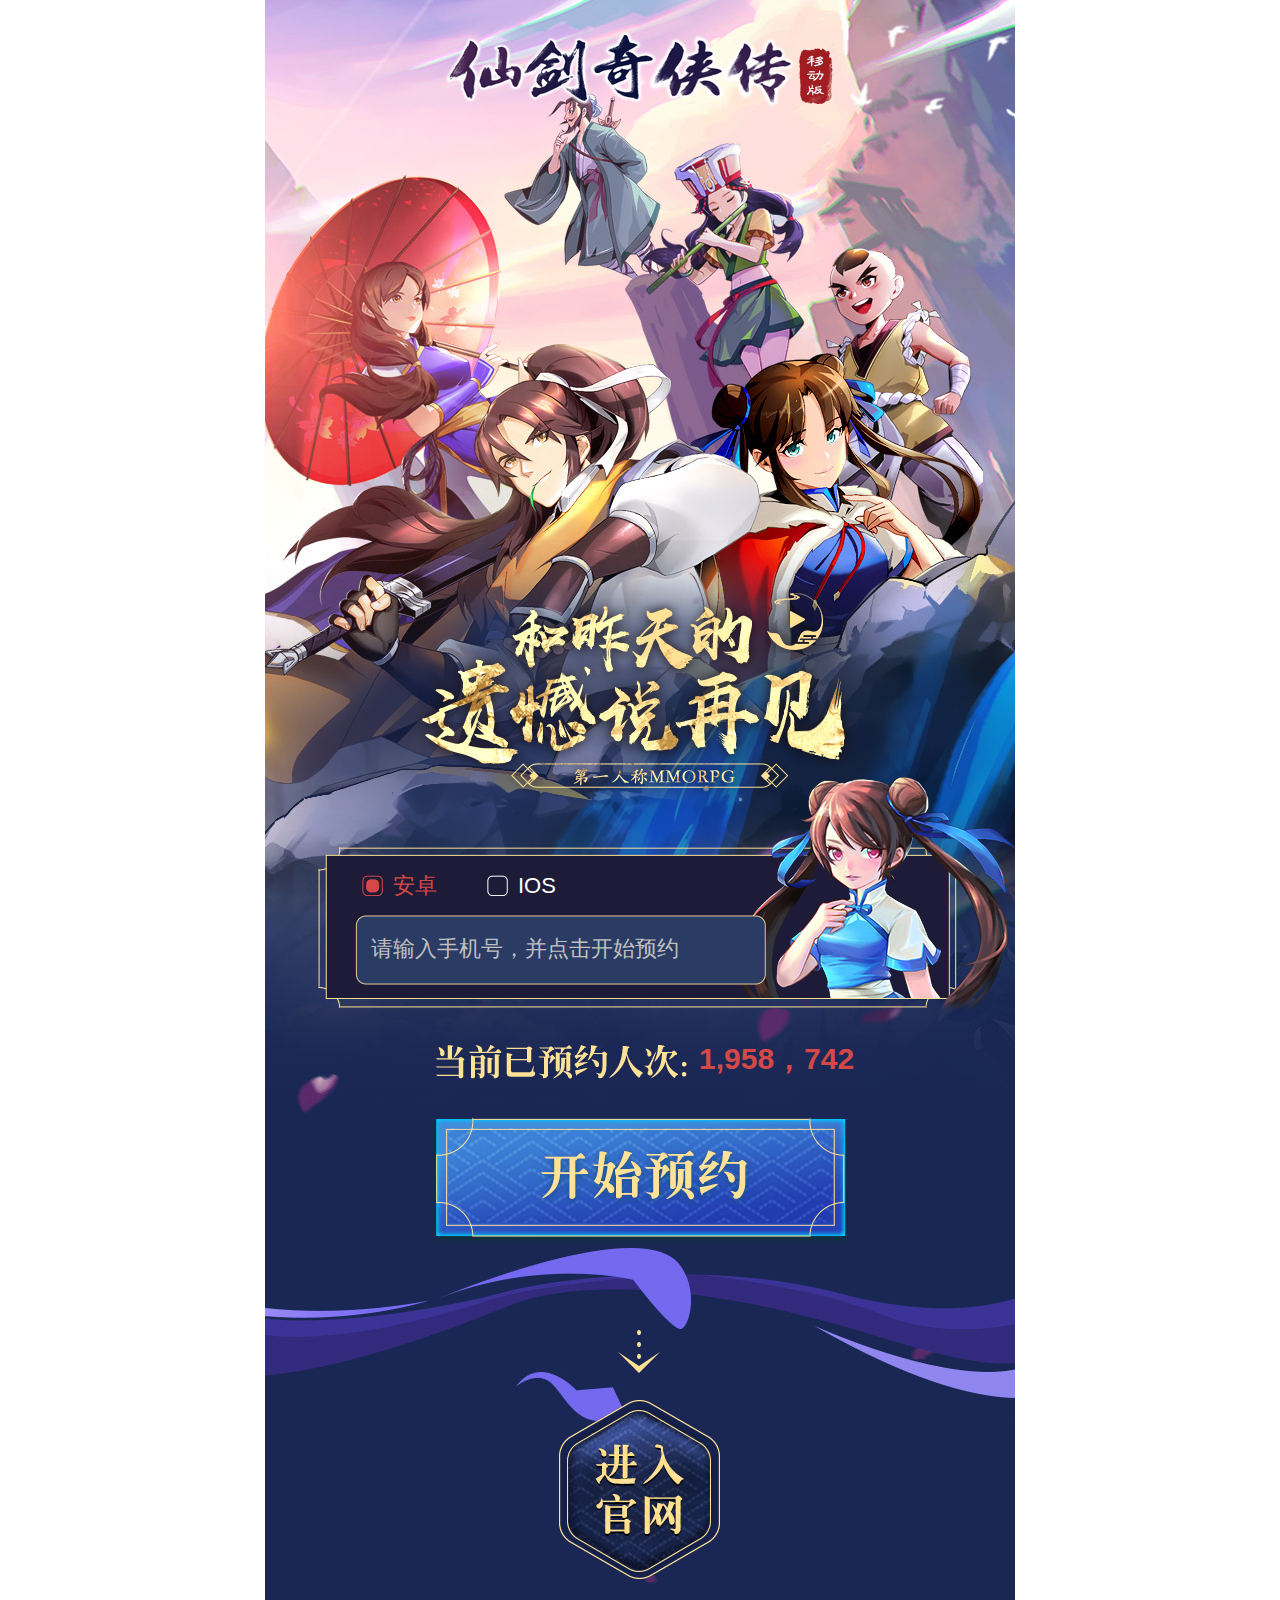
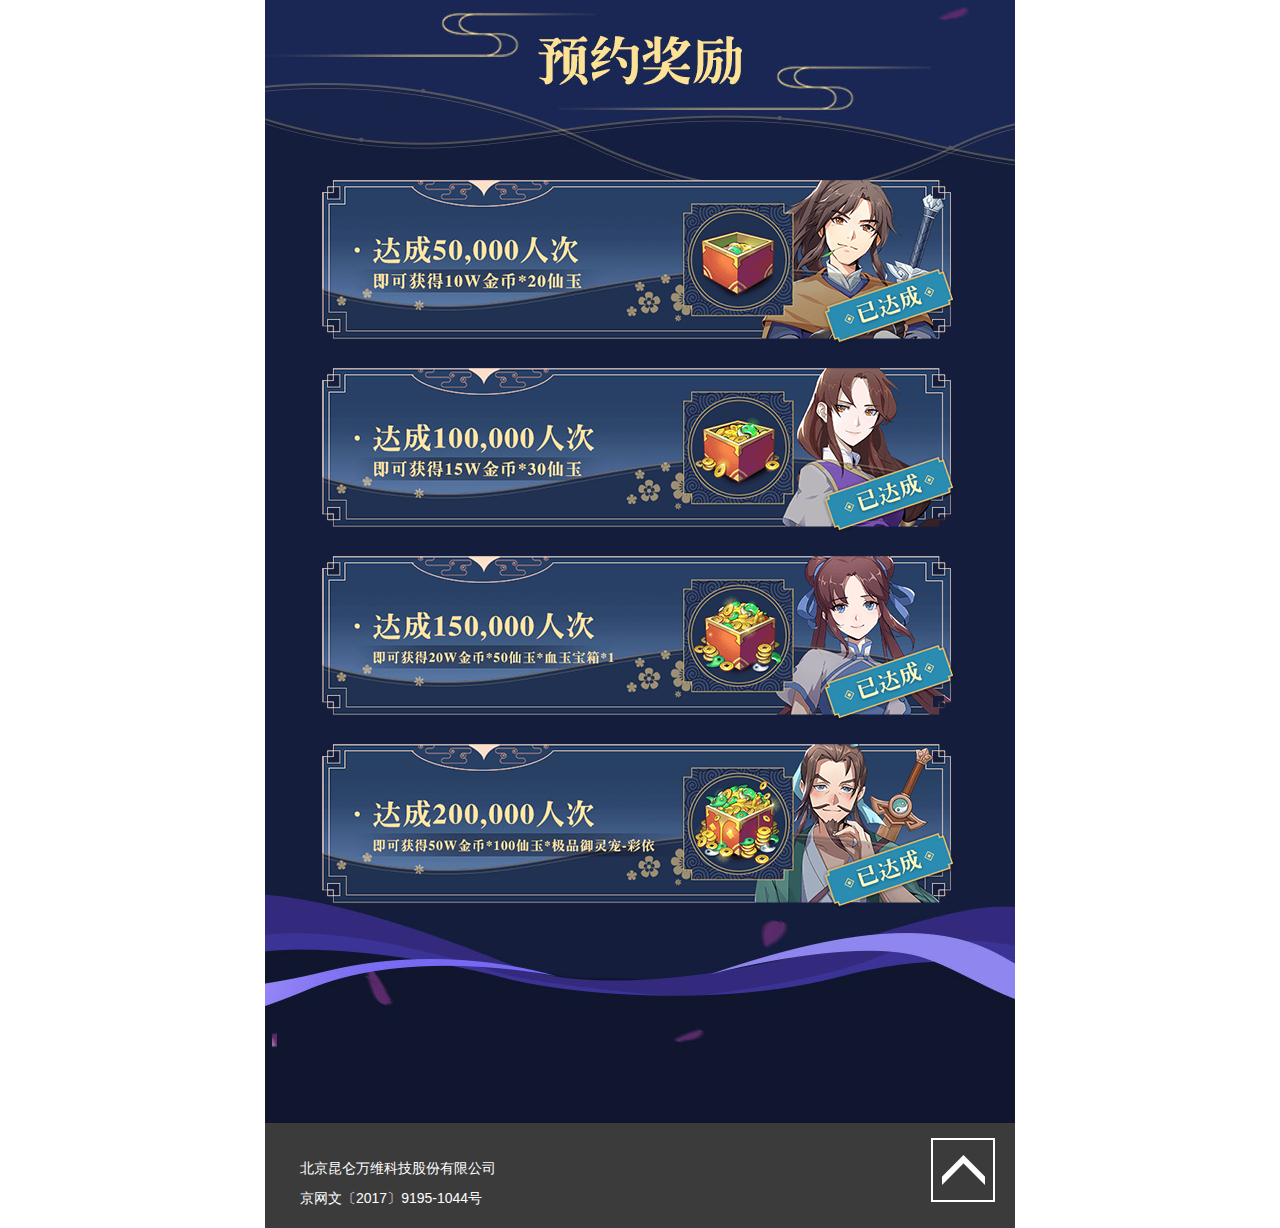
<file: index.html>
<!DOCTYPE html>
<html >
<head>
<meta charset="utf-8" />
<meta content="width=device-width, initial-scale=1.0, maximum-scale=1.0, user-scalable=0" name="viewport">
<meta content="telephone=no" name="format-detection" />
<meta content="email=no" name="format-detection" />
<title>仙剑奇侠传</title>
<meta name="Keywords" content=""/>
<meta name="description" content=""/>
<link href="css/main.css" rel="stylesheet" type="text/css">
<link href="css/animate.min.css" rel="stylesheet" type="text/css">

<script>
var _hmt = _hmt || [];
(function() {
  var hm = document.createElement("script");
  hm.src = "https://hm.baidu.com/hm.js?416e86cae34c1ed76d47cf9945e0d941";
  var s = document.getElementsByTagName("script")[0]; 
  s.parentNode.insertBefore(hm, s);
})();
</script>
</head>
<body id="section1">
	<div class="wrap">
    	<!--第一屏-->
        <div class="page_1"> 
        	<!--按钮-->
            <div class="mainShow cf">
        		<div class="logo  animated fadeInDown"><img src="images/cover_logo.png"></div>
                <div class="slo">
                    <a href="javascript:void(0)">
            			<div class="play" id="playbtn"><span></span></div>
            		</a> 
                </div>
                <div class="gunlun animated fadeInDown infinite"><img src="images/cover_gunlun.png"></div>
                <div class="websit"><a href="#" target="_blank"><img src="images/cover_index.png" ></a></div>
                <div class='yu_login'>
                    <div  class="people_number">1,958，742</div>
                    <div class="ma_download1">
                    <lable  class="one"><span class='input_style radio_bg'><input type="radio" name="hot" value="and"></span><strong>安卓</strong></lable>
                    <lable  class="one"><span class='input_style radio_bg'><input type="radio" name="hot" value="ios"  checked="checked"></span><strong>IOS</strong></lable>
                </div>
                    <div class="input1" >
                    <P ><input name="" type="text"  class="text_content1" value="请输入手机号，并点击开始预约"/></P>
                </div>
                    <div class="login_btn"><a href="#"><img src="images/cover_btn.png" ></a></div>
                </div>
            </div>
        </div>
 
        
        <!--第三屏-->
        <div class="page_3">
            <div class="mainShow cf">
                
            	<div class="dacheng_img">
                <div><img src="images/cover_dacheng_img1.png" ></div>
                <div><img src="images/cover_dacheng_img2.png" ></div>
                <div><img src="images/cover_dacheng_img3.png" ></div>
                <div><img src="images/cover_dacheng_img4.png" ></div> 
            </div>
            
            </div>
        </div>

        <div class="page_7">
            <div class="mainShow cf">
                <div class="footer_text">
                    <p>北京昆仑万维科技股份有限公司</p>
                    <p>京网文〔2017〕9195-1044号</p>
                </div>
            	<div class="footerright"><a href="#section1"><img src="images/btn_28.png" alt=""/></a></div>
            </div>
        </div>
        
</div>

<!--弹出-->
<div class="bg" id="bg"></div>
<div class="openbox" id="mp_play">
  <div class="closebtn" id="closebtn"></div>
  <div class="play_sp">
		<iframe  width="100%" height="100%" id="iframe" src="https://v.qq.com/txp/iframe/player.html?vid=x0760htp3kp" scrolling="no" border="0" frameborder="no" framespacing="0" allowfullscreen="true"> </iframe>
  </div>
</div>

<div class="openbox1" id="mp_play1">
  <div class="closebtn1" id="closebtn1"></div>
  <div class="play_sp1">
		<img src="images/ok1.png"  id="img1" />
  </div>
</div>
<script type="text/javascript" src="js/jquery.min.js"></script> 
<script type="text/javascript" src="js/index.js"></script>
<script text="type/javascript" src="js/input.js"></script>  
<script>
    function IsIos(){
        var userAgentInfo = navigator.userAgent;
        var Agents = new Array("iPhone", "iPad", "iPod");
        var flag = true;
        for (var v = 0; v < Agents.length; v++) {
            if (userAgentInfo.indexOf(Agents[v]) > 0) { flag = false; break; }
        }
        return flag;
    }

</script>
</body>
</html>
</file>
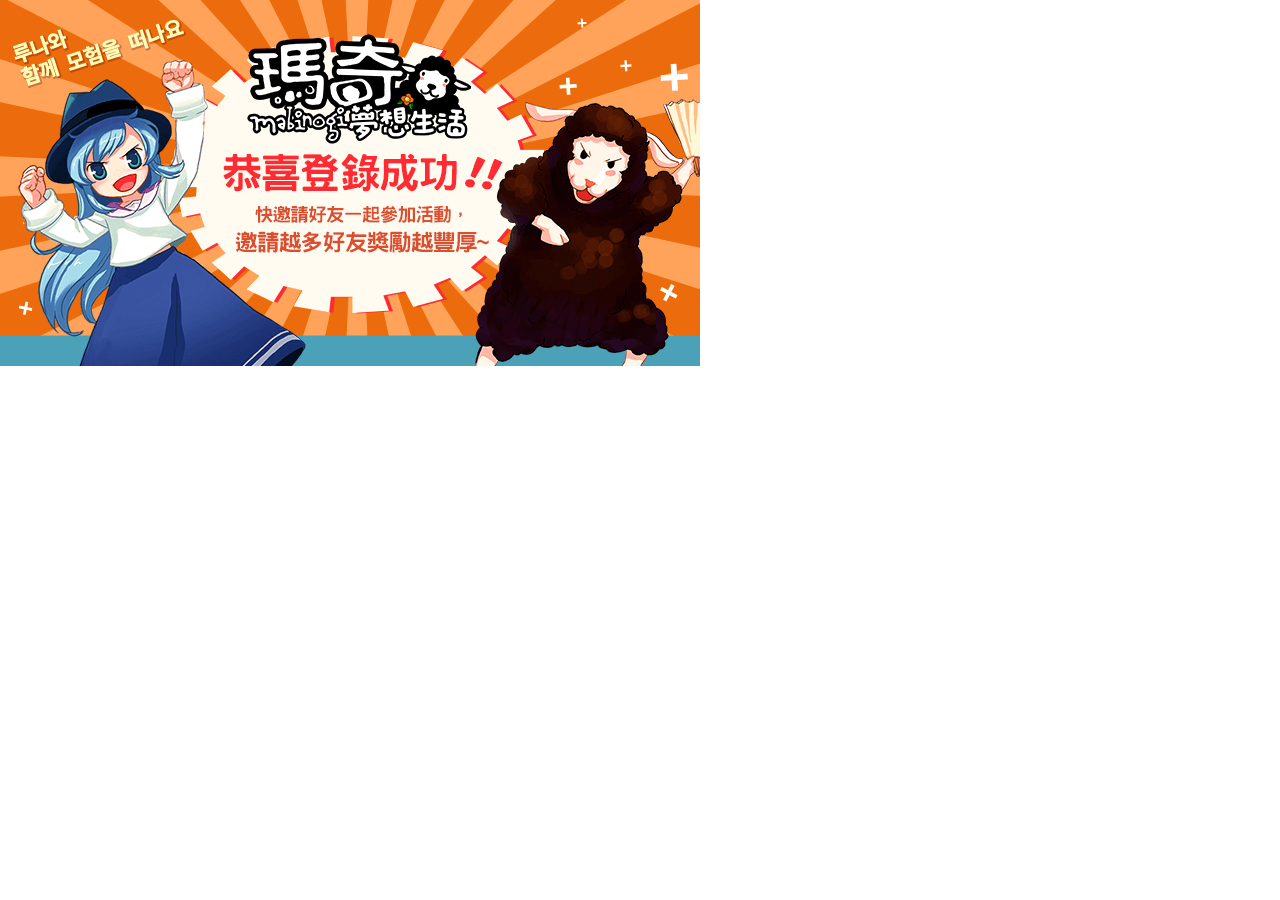
<file: result.html>
<!DOCTYPE html>
<html >
<head>
<meta charset="utf-8" />
<meta content="width=device-width, initial-scale=1.0, maximum-scale=1.0, user-scalable=0" name="viewport">
<meta content="telephone=no" name="format-detection" />
<meta content="email=no" name="format-detection" />
<title>仙剑奇侠传</title>
<meta name="Keywords" content=""/>
<meta name="description" content=""/>
<link href="css/main.css" rel="stylesheet" type="text/css">


<script>
var _hmt = _hmt || [];
(function() {
  var hm = document.createElement("script");
  hm.src = "https://hm.baidu.com/hm.js?416e86cae34c1ed76d47cf9945e0d941";
  var s = document.getElementsByTagName("script")[0]; 
  s.parentNode.insertBefore(hm, s);
})();
</script>

</head>

<body>
<img src="images/ok1.png"  class="img1" />

</body>
</html>
</file>
<file: css/main.css>
html,body,ul,ol,h1,h2,h3,h4,h5,h6,p,th,td,dl,dt,dd,form,input,textarea,select,.cf{margin:0;padding:0;}
body{font-size:.12rem; font-family: Helvetica, Microsoft YaHei, Tohoma, Arial;}
h1,h2,h3,h4,h5,h6,b{font-weight: normal;}
a{text-decoration:none;outline:none;}
li{list-style:none}
img{border:none;vertical-align:middle;}
html{overflow-x:hidden;overflow:-Scroll;overflow-x:hidden}
/*浮动清理*/
.cf:before,.cf:after{content:".";display:block;height:0;visibility:hidden}
.cf:after{clear:both}
.cf{zoom:1}
/*第一屏*/
.wrap{ margin:0 auto; width:7.5rem; position:relative;}

.mainShow{ width: 7.5rem; margin:0 auto;position:relative; }

.logo{width:3.94rem; height:0.9rem; position:absolute; left:50%; margin-left:-1.97rem; top:0.3rem;}
.logo img{width:3.94rem; height:0.9rem;}


@keyframes scaleA{
0%{opacity:0;-webkit-transform:scale(2,2);}
80%{-webkit-transform:scale(.9,.9);}
100%{opacity:1;-webkit-transform:scale(1,1);}
}
@-webkit-keyframes scaleA{
0%{opacity:0;-webkit-transform:scale(2,2);}
80%{-webkit-transform:scale(.9,.9);}
100%{opacity:1;-webkit-transform:scale(1,1);}
}
@-ms-keyframes scaleA{
0%{opacity:0;-ms-transform:scale(2,2);}
80%{-ms-transform:scale(.9,.9);}
100%{opacity:1;-ms-transform:scale(1,1);}
}
@-moz-keyframes scaleA{
0%{opacity:0;-moz-transform:scale(2,2);}
80%{-moz-transform:scale(.9,.9);}
100%{opacity:1;-moz-transform:scale(1,1);}
}
@-o-keyframes scaleA{
0%{opacity:0;-o-transform:scale(2,2);}
80%{-o-transform:scale(.9,.9);}
100%{opacity:1;-o-transform:scale(1,1);}
}



@-webkit-keyframes circle{0%{ transform:rotate(0deg); }100%{ transform:rotate(360deg); }}

.gunlun img{width:0.43rem; height:0.43rem;}

.websit img{width:1.64rem; height:1.84rem; }





.text_content1{width:3.78rem; height:0.67rem; line-height:0.67rem; background:none; font-size:0.22rem; color:#c1c0c0; float:left; border:none; overflow:hidden; text-align:left; }

.login_btn img{width:4.27rem; height:1.36rem;}

.ma_download1  lable.one{width:1.25rem; display:block; float:left;  }
input[type='radio']{
	width: 0.21rem;
	height: 0.21rem;
	vertical-align:middle;
	opacity: 0;color:#fff; margin-left:0.1rem;
}
.input_style{
	
	
	display: inline-block; color:#fff;  line-height:0.21rem; margin-right:0.1rem;
}
.ma_download1  strong{font-weight:500; height:0.21rem; line-height:0.21rem;}
.radio_bg{
	background:url(../images/cover_checkbox.png)  no-repeat; background-size: 100% 100%;width: 0.21rem;
	height: 0.21rem;
}

.radio_bg_check{
	background:url(../images/cover_checkbox_hover.png) no-repeat;background-size: 100% 100%;width: 0.21rem;
	height: 0.21rem;
}

.red{color:#d54848;}






.dacheng_img{position:absolute; left:0.5rem; top:1.6rem; width:6.43rem; }
.dacheng_img img{ width:6.43rem; height:1.73rem;}
.dacheng_img div{margin-bottom:0.15rem;}



.websit img,.login_btn img{overflow-x: hidden;overflow-y: hidden;  position: relative;z-index:1;transition-delay: 0s;transition-duration: 1s;transition-property: all; transition-timing-function: ease;
	/* Firefox 4 */
	-moz-transition-delay: 0s;
    -moz-transition-duration: 1s;  
    -moz-transition-property: all;
    -moz-transition-timing-function: ease;
	/* Safari 和 Chrome */
	-webkit-transition-delay: 0s;
    -webkit-transition-duration: 1s;
    -webkit-transition-property: all;
    -webkit-transition-timing-function: ease;
	/* Opera */
	-o-transition-delay: 0s;
    -o-transition-duration: 1s;
    -o-transition-property: all;
    -o-transition-timing-function: ease;
	}
.websit img:hover,.login_btn img:hover{transform: scale(1.1, 1.1);	
	-ms-transform:scale(1.1, 1.1); 	/* IE 9 */
	-moz-transform:scale(1.1, 1.1); 	/* Firefox */
	-webkit-transform:scale(1.1, 1.1); /* Safari 和 Chrome */
	-o-transform:scale(1.1, 1.1); 	/* Opera */}










#top-back{ position:fixed; bottom:0.5rem; right:0.5rem; width:0.5rem; height:0.35rem; color:#fff; background-color:#000; text-align:center; line-height:0.5rem; z-index:9;}
#top-back a{color:#fff;}





/*视频弹窗*/
.bg{display:none;width: 100%;height: 100%;position: fixed;left:0;top:0;z-index:500;background: #000;filter:alpha(opacity=50);-moz-opacity:0.5;  opacity: 0.5;}
.openbox{display:none;margin:-1.35rem 0 0 -3.2rem;width:6.4rem; height:3.2rem;position: fixed;z-index: 99999999;left:50%;top:50%;}
.closebtn{position: absolute;top:-.49rem;right:.2rem;height:.49rem;width: .48rem;cursor: pointer;z-index: 181;background: url(../images/xx_03.png) no-repeat;background-size: 100% 100%;}
.play_sp{ width:6rem; height:3.2rem; position:absolute;left:50%;top:50%;margin:-1.6rem 0 0 -3rem;}



.openbox1{display:none;margin:-1.35rem 0 0 -3.2rem;width:6.4rem; height:3.2rem;position: fixed;z-index: 99999999;left:50%;top:50%;}
.closebtn1{position: absolute;top:-.49rem;right:0rem;height:.49rem;width: .48rem;cursor: pointer;z-index: 181;background: url(../images/xx_03.png) no-repeat;background-size: 100% 100%;}
.play_sp1{ width:7rem; height:3.66rem; position:absolute;left:50%;top:50%;margin:-1.33rem 0 0 -3.5rem;}

.play_sp1 img{width:7rem; height:3.66rem;}


.page_7{ background-color:#3b3b3b; height:1.05rem;}
.footerright{ float:right; margin:.15rem .2rem 0 0;}
.footerright img{ width:.64rem; height:.64rem;}
.footer_text{color:#fff; position:absolute; top:0.30rem; left:0.35rem; }
.footer_text p{height:0.3rem; line-height:0.3rem; font-size:0.14rem;}


.page_1{ background:url(../images/bg_01.jpg) no-repeat;width:7.5rem; height:16.12rem;  background-size: 100% 100%;  }
.page_3{ background:url(../images/bg_03.jpg) no-repeat;background-size: 100% 100%; width:7.5rem; height:11.11rem;}
.websit {width:1.64rem; height:1.84rem; position:absolute; top:14rem; left:50%; margin-left:-0.82rem; display:block;}
.gunlun{width:0.43rem; height:0.43rem; position:absolute; top:13.3rem; left:50%; margin-left:-0.22rem;}

.yu_login{background:url(../images/zhuce_bg.png) no-repeat;width:7.5rem; height:4.76rem;  background-size: 100% 100%; position:relative; margin-top:7.55rem;}
.ma_download1 { position: absolute; top: 1.2rem;left: 0.97rem; width: 2.6rem; height: 0.21rem; line-height:0.21rem;color: #fff;  font-size:0.22rem; }
.input1 {    height: 0.67rem;width: 3.78rem;position: absolute;top: 1.6rem;left: 1.06rem;}

.people_number{width:2.38rem; height:0.5rem; line-height:0.5rem; text-align:left; position:absolute; top:2.79rem; left:4.34rem; font-size:0.3rem; color:#d54848; font-weight:800; overflow:hidden;}

.login_btn a{position: absolute;top: 3.56rem; left: 50%; width: 4.27rem; height: 1.36rem; display: block; margin-left:-2.13rem;}
.slo{background: url(../images/cover_header_btn_07.png) no-repeat;background-size: 100% 100%; width: 7.5rem;height: 3.56rem; position:absolute; left:0rem; top:5.4rem;animation:scaleA 1s .2s ease both;-webkit-animation:scaleA 1s .6s ease both;-ms-animation:scaleA 1s .6s ease both;-moz-animation:scaleA 1s .6s ease both;-o-animation:scaleA 1s .6s ease both;}
.play{width:0.60rem;height:0.63rem;overflow:hidden;cursor:pointer;position:absolute;top:0.5rem;left:5rem;z-index:100;background: url(../images/cover_header_btn_1.png) no-repeat center center;background-size: 100% 100%;}
.play span{display: block;width:0.60rem;height:0.63rem;background: url(../images/cover_header_btn_2.png) no-repeat center center;background-size: 100% 100%;-webkit-animation:circle 5s infinite linear;}
</file>
